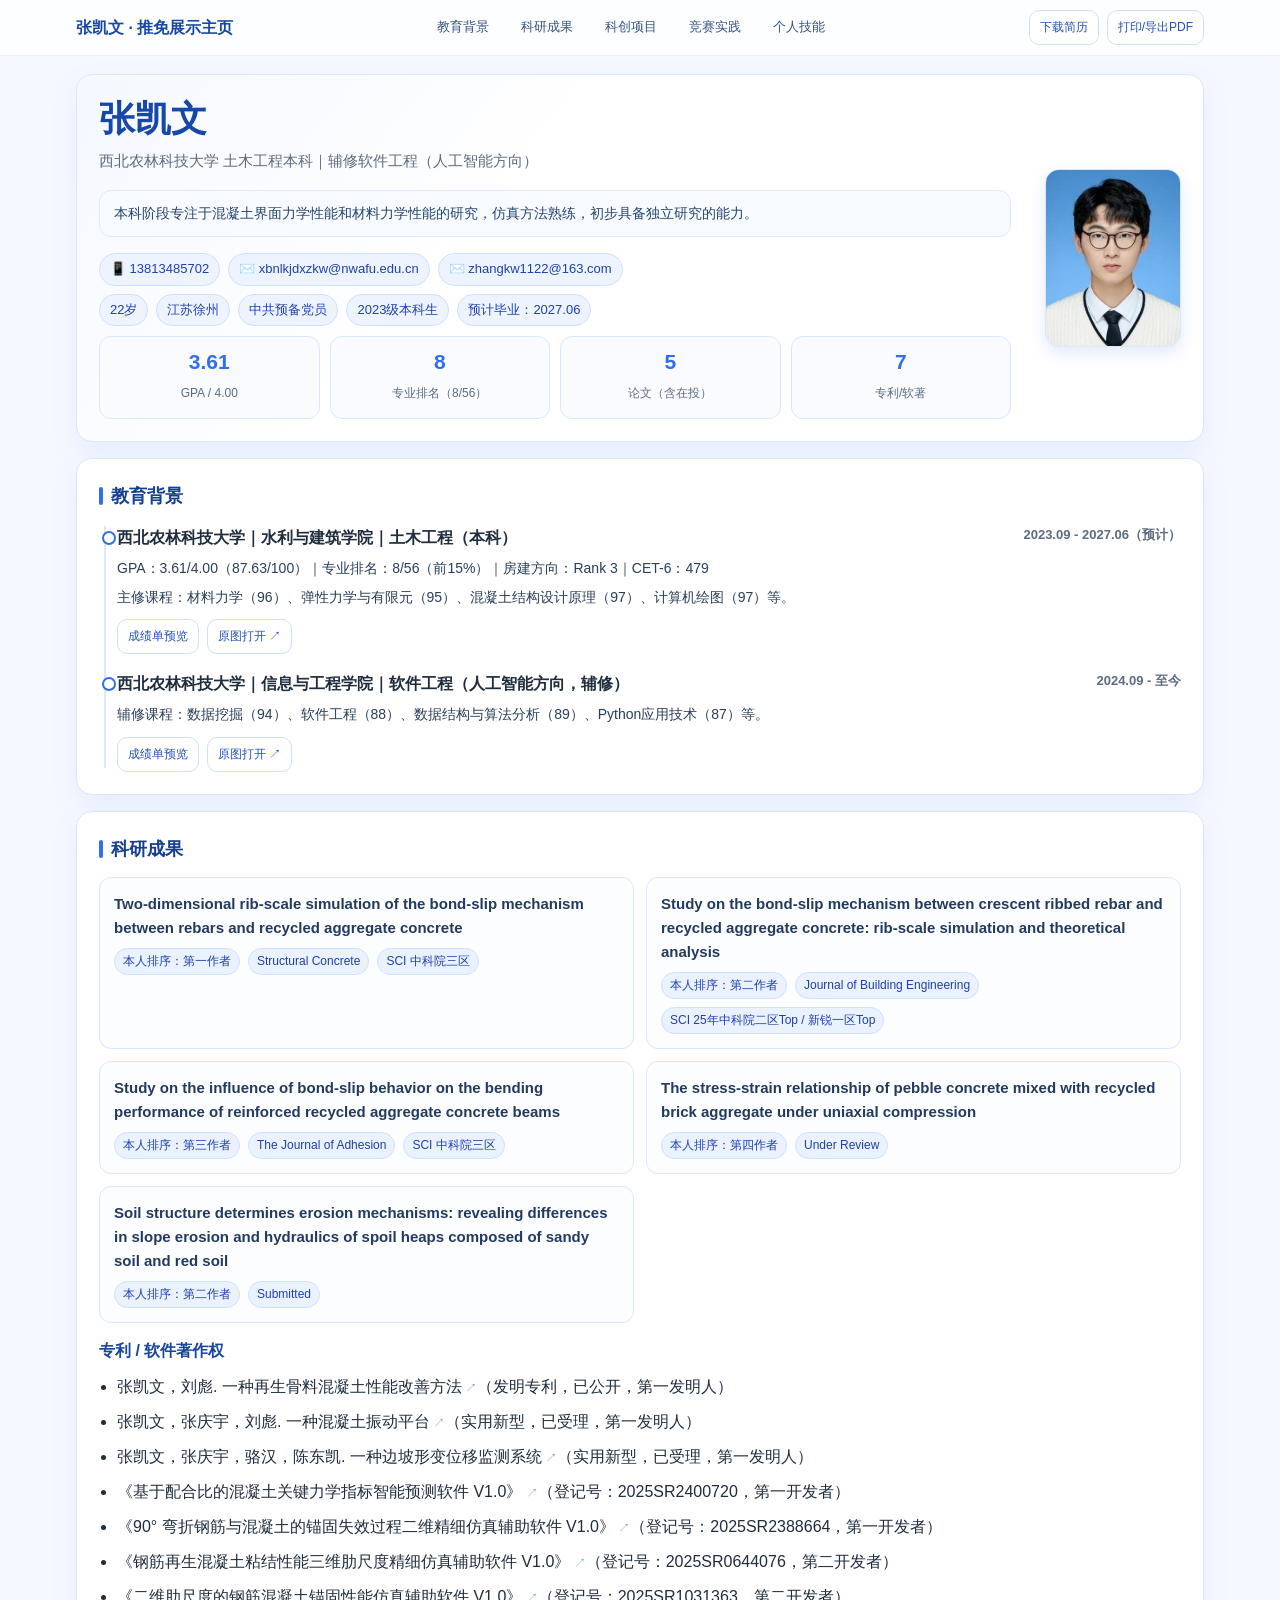
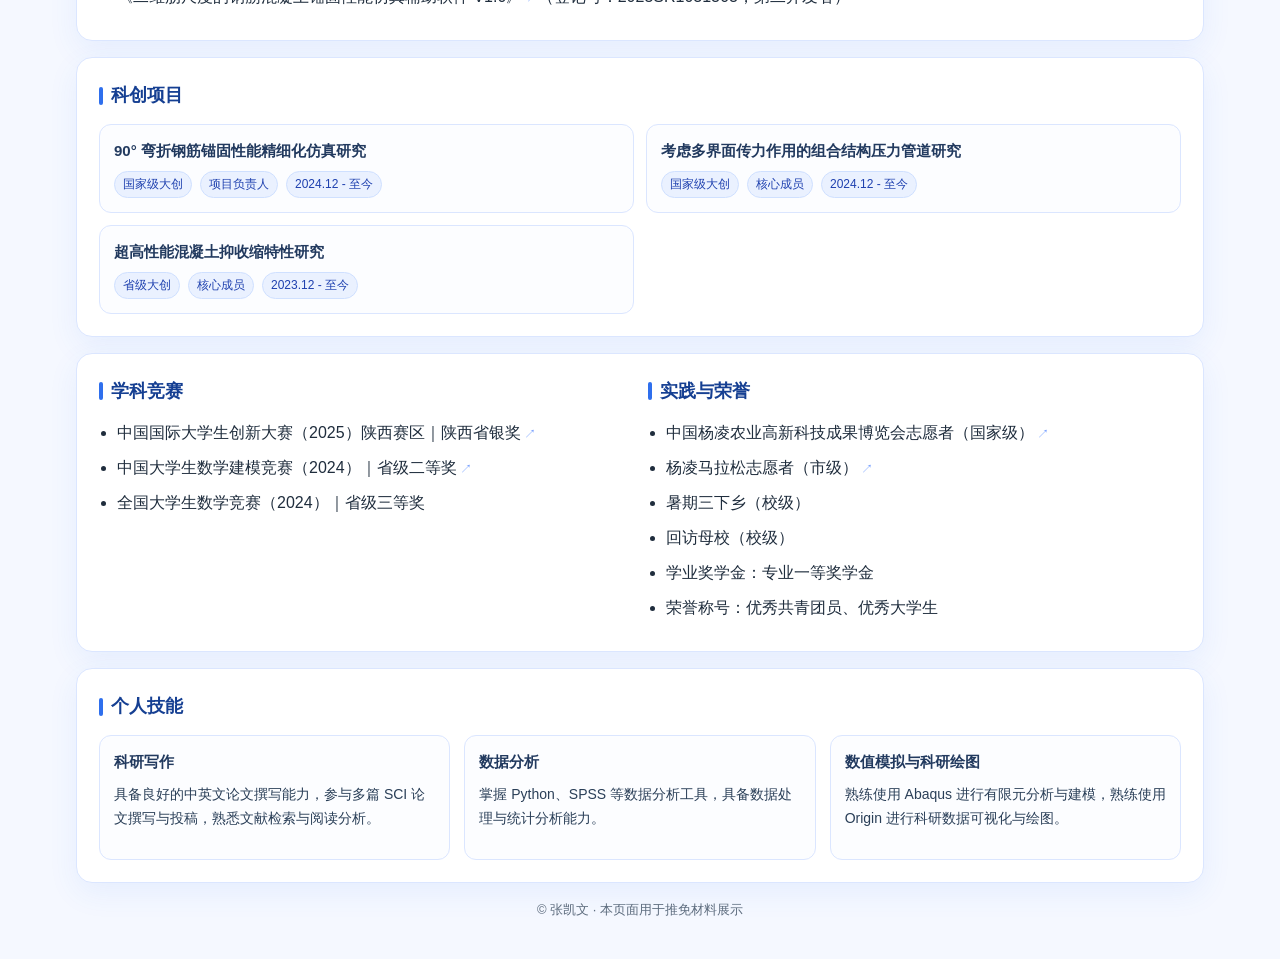
<file: index.html>
<!DOCTYPE html>
<html lang="zh-CN">
<head>
  <meta charset="UTF-8" />
  <meta name="viewport" content="width=device-width, initial-scale=1.0" />
  <title>张凯文｜推免展示主页</title>
  <link rel="stylesheet" href="styles.css" />
</head>
<body>
  <div class="progress-wrap"><div class="progress-bar" id="progressBar"></div></div>

  <header class="nav">
    <div class="nav-inner">
      <div class="brand">张凯文 · 推免展示主页</div>
      <nav class="nav-links">
        <a href="#education">教育背景</a>
        <a href="#research">科研成果</a>
        <a href="#projects">科创项目</a>
        <a href="#competitions">竞赛实践</a>
        <a href="#skills">个人技能</a>
      </nav>
      <div class="nav-actions">
        <a class="btn-link" href="resume.pdf" target="_blank" rel="noopener">下载简历</a>
        <button class="btn" onclick="window.print()">打印/导出PDF</button>
      </div>
    </div>
  </header>

  <main class="container">
    <section class="card hero reveal">
      <div>
        <h1 class="name">张凯文</h1>
        <p class="subtitle">西北农林科技大学 土木工程本科｜辅修软件工程（人工智能方向）</p>
        <p class="positioning">本科阶段专注于混凝土界面力学性能和材料力学性能的研究，仿真方法熟练，初步具备独立研究的能力。</p>

        <div class="chips">
          <span class="chip">📱 13813485702</span>
          <span class="chip">✉️ xbnlkjdxzkw@nwafu.edu.cn</span>
          <span class="chip">✉️ zhangkw1122@163.com</span>
        </div>
        <div class="chips">
          <span class="chip">22岁</span>
          <span class="chip">江苏徐州</span>
          <span class="chip">中共预备党员</span>
          <span class="chip">2023级本科生</span>
          <span class="chip">预计毕业：2027.06</span>
        </div>

        <div class="stats">
          <div class="stat"><b data-count="3.61">0</b><span>GPA / 4.00</span></div>
          <div class="stat"><b data-count="8">0</b><span>专业排名（8/56）</span></div>
          <div class="stat"><b data-count="5">0</b><span>论文（含在投）</span></div>
          <div class="stat"><b data-count="7">0</b><span>专利/软著</span></div>
        </div>
      </div>
      <img class="photo" src="photo.jpg" alt="张凯文证件照" />
    </section>

    <section class="card reveal" id="education">
      <h2>教育背景</h2>
      <div class="timeline">
        <div class="t-item">
          <div class="head">
            <div>西北农林科技大学｜水利与建筑学院｜土木工程（本科）</div>
            <div class="meta">2023.09 - 2027.06（预计）</div>
          </div>
          <div class="desc">GPA：3.61/4.00（87.63/100）｜专业排名：8/56（前15%）｜房建方向：Rank 3｜CET-6：479</div>
          <div class="desc">主修课程：材料力学（96）、弹性力学与有限元（95）、混凝土结构设计原理（97）、计算机绘图（97）等。</div>
          <div class="edu-actions">
            <button class="ghost-btn" data-preview="materials/education/transcript_civil.jpg">成绩单预览</button>
            <a class="ghost-link" target="_blank" href="materials/education/transcript_civil.jpg" rel="noopener">原图打开 ↗</a>
          </div>
        </div>

        <div class="t-item">
          <div class="head">
            <div>西北农林科技大学｜信息与工程学院｜软件工程（人工智能方向，辅修）</div>
            <div class="meta">2024.09 - 至今</div>
          </div>
          <div class="desc">辅修课程：数据挖掘（94）、软件工程（88）、数据结构与算法分析（89）、Python应用技术（87）等。</div>
          <div class="edu-actions">
            <button class="ghost-btn" data-preview="materials/education/transcript_minor.jpg">成绩单预览</button>
            <a class="ghost-link" target="_blank" href="materials/education/transcript_minor.jpg" rel="noopener">原图打开 ↗</a>
          </div>
        </div>
      </div>
    </section>

    <section class="card reveal" id="research">
      <h2>科研成果</h2>
      <p class="section-lead"></p>

      <div class="paper-grid">
        <a class="paper-card" href="papers/p1.html">
          <p class="title">Two-dimensional rib-scale simulation of the bond-slip mechanism between rebars and recycled aggregate concrete</p>
          <div class="badges">
            <span class="badge">本人排序：第一作者</span>
            <span class="badge">Structural Concrete</span>
            <span class="badge">SCI 中科院三区</span>
          </div>
        </a>

        <a class="paper-card" href="papers/p2.html">
          <p class="title">Study on the bond-slip mechanism between crescent ribbed rebar and recycled aggregate concrete: rib-scale simulation and theoretical analysis</p>
          <div class="badges">
            <span class="badge">本人排序：第二作者</span>
            <span class="badge">Journal of Building Engineering</span>
            <span class="badge">SCI 25年中科院二区Top / 新锐一区Top</span>
          </div>
        </a>

        <a class="paper-card" href="papers/p3.html">
          <p class="title">Study on the influence of bond-slip behavior on the bending performance of reinforced recycled aggregate concrete beams</p>
          <div class="badges">
            <span class="badge">本人排序：第三作者</span>
            <span class="badge">The Journal of Adhesion</span>
            <span class="badge">SCI 中科院三区</span>
          </div>
        </a>

        <a class="paper-card" href="papers/p4.html">
          <p class="title">The stress-strain relationship of pebble concrete mixed with recycled brick aggregate under uniaxial compression</p>
          <div class="badges">
            <span class="badge">本人排序：第四作者</span>
            <span class="badge">Under Review</span>
          </div>
        </a>

        <a class="paper-card" href="papers/p5.html">
          <p class="title">Soil structure determines erosion mechanisms: revealing differences in slope erosion and hydraulics of spoil heaps composed of sandy soil and red soil</p>
          <div class="badges">
            <span class="badge">本人排序：第二作者</span>
            <span class="badge">Submitted</span>
          </div>
        </a>
      </div>

      <div class="content-block">
        <h3>专利 / 软件著作权</h3>
        <ul class="list-clean">
          <li>张凯文，刘彪. <a class="entry-link ext" target="_blank" rel="noopener" href="materials/patents/patent_recycled_method.pdf">一种再生骨料混凝土性能改善方法</a>（发明专利，已公开，第一发明人）</li>
          <li>张凯文，张庆宇，刘彪. <a class="entry-link ext" target="_blank" rel="noopener" href="materials/patents/patent_vibration_platform.pdf">一种混凝土振动平台</a>（实用新型，已受理，第一发明人）</li>
          <li>张凯文，张庆宇，骆汉，陈东凯. <a class="entry-link ext" target="_blank" rel="noopener" href="materials/patents/patent_slope_monitoring.pdf">一种边坡形变位移监测系统</a>（实用新型，已受理，第一发明人）</li>
          <li><a class="entry-link ext" target="_blank" rel="noopener" href="materials/softwares/soft_01_mix_design_predictor.pdf">《基于配合比的混凝土关键力学指标智能预测软件 V1.0》</a>（登记号：2025SR2400720，第一开发者）</li>
          <li><a class="entry-link ext" target="_blank" rel="noopener" href="materials/softwares/soft_02_90deg_anchor_2d.pdf">《90° 弯折钢筋与混凝土的锚固失效过程二维精细仿真辅助软件 V1.0》</a>（登记号：2025SR2388664，第一开发者）</li>
          <li><a class="entry-link ext" target="_blank" rel="noopener" href="materials/softwares/soft_03_bond_3d_ribscale.pdf">《钢筋再生混凝土粘结性能三维肋尺度精细仿真辅助软件 V1.0》</a>（登记号：2025SR0644076，第二开发者）</li>
          <li><a class="entry-link ext" target="_blank" rel="noopener" href="materials/softwares/soft_04_anchor_2d_ribscale.pdf">《二维肋尺度的钢筋混凝土锚固性能仿真辅助软件 V1.0》</a>（登记号：2025SR1031363，第二开发者）</li>
        </ul>
      </div>
    </section>

    <section class="card reveal" id="projects">
      <h2>科创项目</h2>
      <p class="section-lead"></p>
      <div class="project-grid">
        <a class="project-card" href="projects/r1.html">
          <p class="title">90° 弯折钢筋锚固性能精细化仿真研究</p>
          <div class="badges">
            <span class="badge">国家级大创</span>
            <span class="badge">项目负责人</span>
            <span class="badge">2024.12 - 至今</span>
          </div>
        </a>

        <a class="project-card" href="projects/r2.html">
          <p class="title">考虑多界面传力作用的组合结构压力管道研究</p>
          <div class="badges">
            <span class="badge">国家级大创</span>
            <span class="badge">核心成员</span>
            <span class="badge">2024.12 - 至今</span>
          </div>
        </a>

        <a class="project-card" href="projects/r3.html">
          <p class="title">超高性能混凝土抑收缩特性研究</p>
          <div class="badges">
            <span class="badge">省级大创</span>
            <span class="badge">核心成员</span>
            <span class="badge">2023.12 - 至今</span>
          </div>
        </a>
      </div>
    </section>

    <section class="card grid-2 reveal" id="competitions">
      <div>
        <h2>学科竞赛</h2>
        <ul class="list-clean">
          <li><a class="entry-link ext" target="_blank" rel="noopener" href="materials/contests/innovation_competition.pdf">中国国际大学生创新大赛（2025）陕西赛区｜陕西省银奖</a></li>
          <li><a class="entry-link ext" target="_blank" rel="noopener" href="materials/contests/math_modeling.jpg">中国大学生数学建模竞赛（2024）｜省级二等奖</a></li>
          <li>全国大学生数学竞赛（2024）｜省级三等奖</li>
        </ul>
      </div>
      <div>
        <h2>实践与荣誉</h2>
        <ul class="list-clean">
          <li><a class="entry-link ext" target="_blank" rel="noopener" href="materials/practice/agri_expo.jpg">中国杨凌农业高新科技成果博览会志愿者（国家级）</a></li>
          <li><a class="entry-link ext" target="_blank" rel="noopener" href="materials/practice/yangling_marathon.jpg">杨凌马拉松志愿者（市级）</a></li>
          <li>暑期三下乡（校级）</li>
          <li>回访母校（校级）</li>
          <li>学业奖学金：专业一等奖学金</li>
          <li>荣誉称号：优秀共青团员、优秀大学生</li>
        </ul>
      </div>
    </section>

    <section class="card reveal" id="skills">
      <h2>个人技能</h2>
      <div class="grid-3">
        <article class="mini-card">
          <p class="title">科研写作</p>
          <p class="desc">具备良好的中英文论文撰写能力，参与多篇 SCI 论文撰写与投稿，熟悉文献检索与阅读分析。</p>
        </article>
        <article class="mini-card">
          <p class="title">数据分析</p>
          <p class="desc">掌握 Python、SPSS 等数据分析工具，具备数据处理与统计分析能力。</p>
        </article>
        <article class="mini-card">
          <p class="title">数值模拟与科研绘图</p>
          <p class="desc">熟练使用 Abaqus 进行有限元分析与建模，熟练使用 Origin 进行科研数据可视化与绘图。</p>
        </article>
      </div>
    </section>

    <div class="footer">© 张凯文 · 本页面用于推免材料展示</div>
  </main>

  <div class="img-modal" id="imgModal">
    <button class="close" id="closeModal">×</button>
    <img id="modalImg" alt="材料预览" />
  </div>

  <button class="back-top" id="backTop" title="返回顶部">↑</button>
  <script src="script.js"></script>
</body>
</html>
</file>
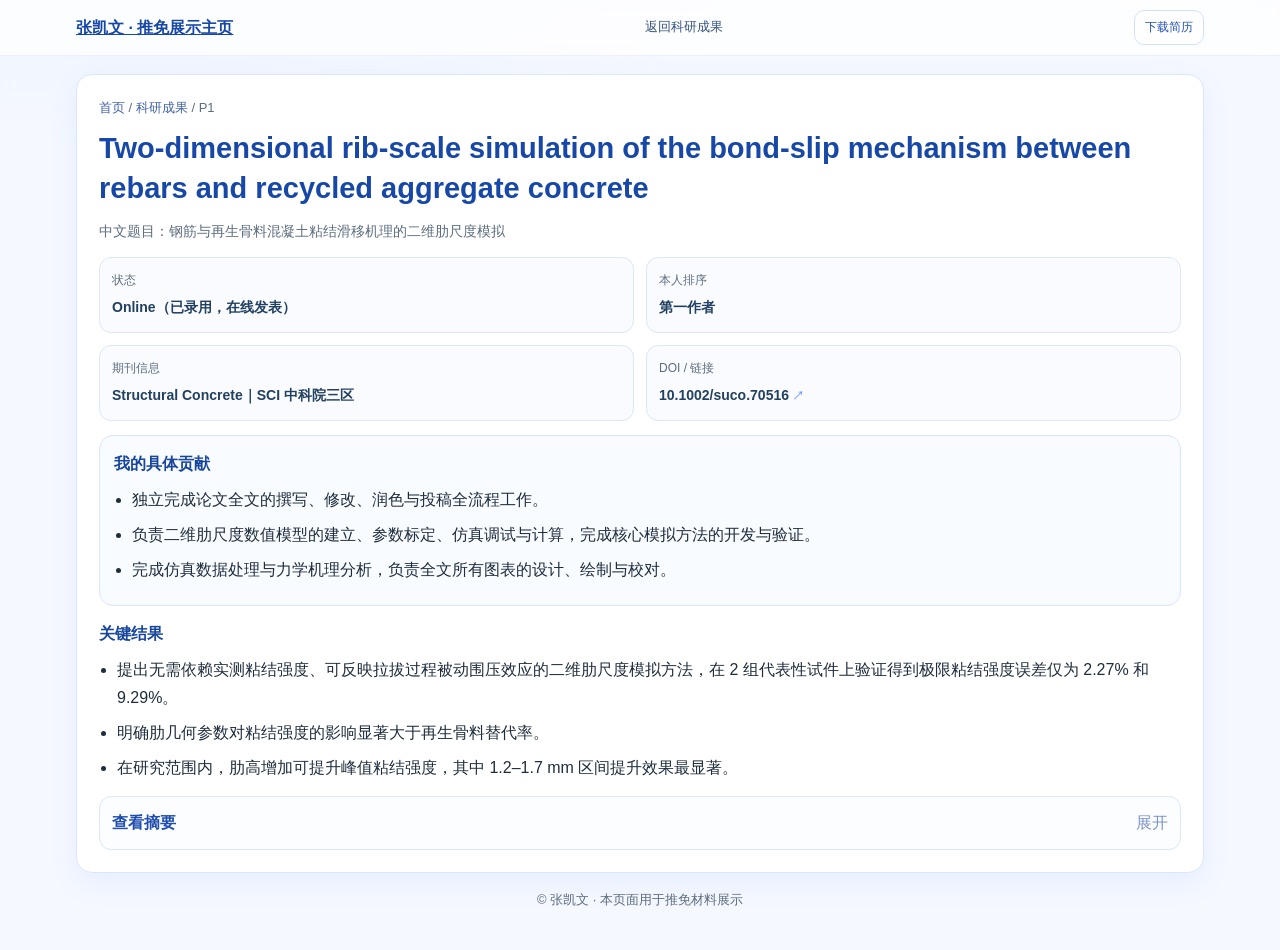
<file: papers/p1.html>
<!DOCTYPE html>
<html lang="zh-CN">
<head>
  <meta charset="UTF-8" />
  <meta name="viewport" content="width=device-width, initial-scale=1.0" />
  <title>P1｜张凯文｜推免展示主页</title>
  <link rel="stylesheet" href="../styles.css" />
</head>
<body>
  <div class="progress-wrap"><div class="progress-bar" id="progressBar"></div></div>
  <header class="nav">
    <div class="nav-inner">
      <a class="brand" href="../index.html">张凯文 · 推免展示主页</a>
      <nav class="nav-links">
        <a href="../index.html#research">返回科研成果</a>
      </nav>
      <div class="nav-actions">
        <a class="btn-link" href="../resume.pdf" target="_blank" rel="noopener">下载简历</a>
      </div>
    </div>
  </header>

  <main class="container">
    <section class="card reveal">
      <div class="breadcrumbs"><a href="../index.html">首页</a> / <a href="../index.html#research">科研成果</a> / P1</div>
      <div class="page-hero">
        <div>
          <h1 class="page-title">Two-dimensional rib-scale simulation of the bond-slip mechanism between rebars and recycled aggregate concrete</h1>
          <p class="page-subtitle">中文题目：钢筋与再生骨料混凝土粘结滑移机理的二维肋尺度模拟</p>
        </div>
      </div>

      <div class="kv-grid">
        <div class="kv-item"><div class="label">状态</div><div class="value">Online（已录用，在线发表）</div></div>
        <div class="kv-item"><div class="label">本人排序</div><div class="value">第一作者</div></div>
        <div class="kv-item"><div class="label">期刊信息</div><div class="value">Structural Concrete｜SCI 中科院三区</div></div>
        <div class="kv-item"><div class="label">DOI / 链接</div><div class="value"><a class="entry-link ext" target="_blank" rel="noopener" href="https://onlinelibrary.wiley.com/doi/full/10.1002/suco.70516">10.1002/suco.70516</a></div></div>
      </div>

      <div class="content-block summary-box">
        <h3>我的具体贡献</h3>
        <ul>
          <li>独立完成论文全文的撰写、修改、润色与投稿全流程工作。</li>
          <li>负责二维肋尺度数值模型的建立、参数标定、仿真调试与计算，完成核心模拟方法的开发与验证。</li>
          <li>完成仿真数据处理与力学机理分析，负责全文所有图表的设计、绘制与校对。</li>
        </ul>
      </div>

      <div class="content-block">
        <h3>关键结果</h3>
        <ul>
          <li>提出无需依赖实测粘结强度、可反映拉拔过程被动围压效应的二维肋尺度模拟方法，在 2 组代表性试件上验证得到极限粘结强度误差仅为 2.27% 和 9.29%。</li>
          <li>明确肋几何参数对粘结强度的影响显著大于再生骨料替代率。</li>
          <li>在研究范围内，肋高增加可提升峰值粘结强度，其中 1.2–1.7 mm 区间提升效果最显著。</li>
        </ul>
      </div>

      <details class="expand-card">
        <summary>查看摘要</summary>
        <div class="content-block">
          <p>Abstract</p>
          <p>The bond-slip behavior between rebars and recycled aggregate concrete is of crucial importance. This study proposed a two-dimensional rib-scale simulation method that did not rely on measured bond strength and could reflect the passive confinement effect during the pull-out process. The method was validated on two representative specimens, yielding ultimate bond-strength errors of 2.27% and 9.29%.</p>
          <p>In addition, a rapid parametric software tool was developed, and the evolution of interface damage was studied through parametric analysis. The results show that: (1) compressive damage initiates ahead of the rib at the loading end, forming a wedge-shaped crushing zone at an angle of 45°–75°, while tensile damage arises from vertical cracks above the rib. The passive confinement force attenuates in a wave-like pattern along the rebar. (2) Increasing rib spacing reduces bond strength and alters the continuity of damage patterns; the rib side angle exhibits little sensitivity within 45°–75°, whereas at 85° bond strength deteriorates sharply, with localized damage extending from the rib tip to the rib root; increasing rib height raises the peak bond strength, but accelerates post-peak degradation; increasing the recycled aggregate replacement ratio leads to only a slight decrease in peak strength. (3) Within the explored ranges, rib geometry has a more significant influence on bond strength than the replacement ratio.</p>
          <p class="note"></p>
        </div>
      </details>
    </section>

    <div class="footer">© 张凯文 · 本页面用于推免材料展示</div>
  </main>
  <button class="back-top" id="backTop" title="返回顶部">↑</button>
  <script src="../script.js"></script>
</body>
</html>
</file>
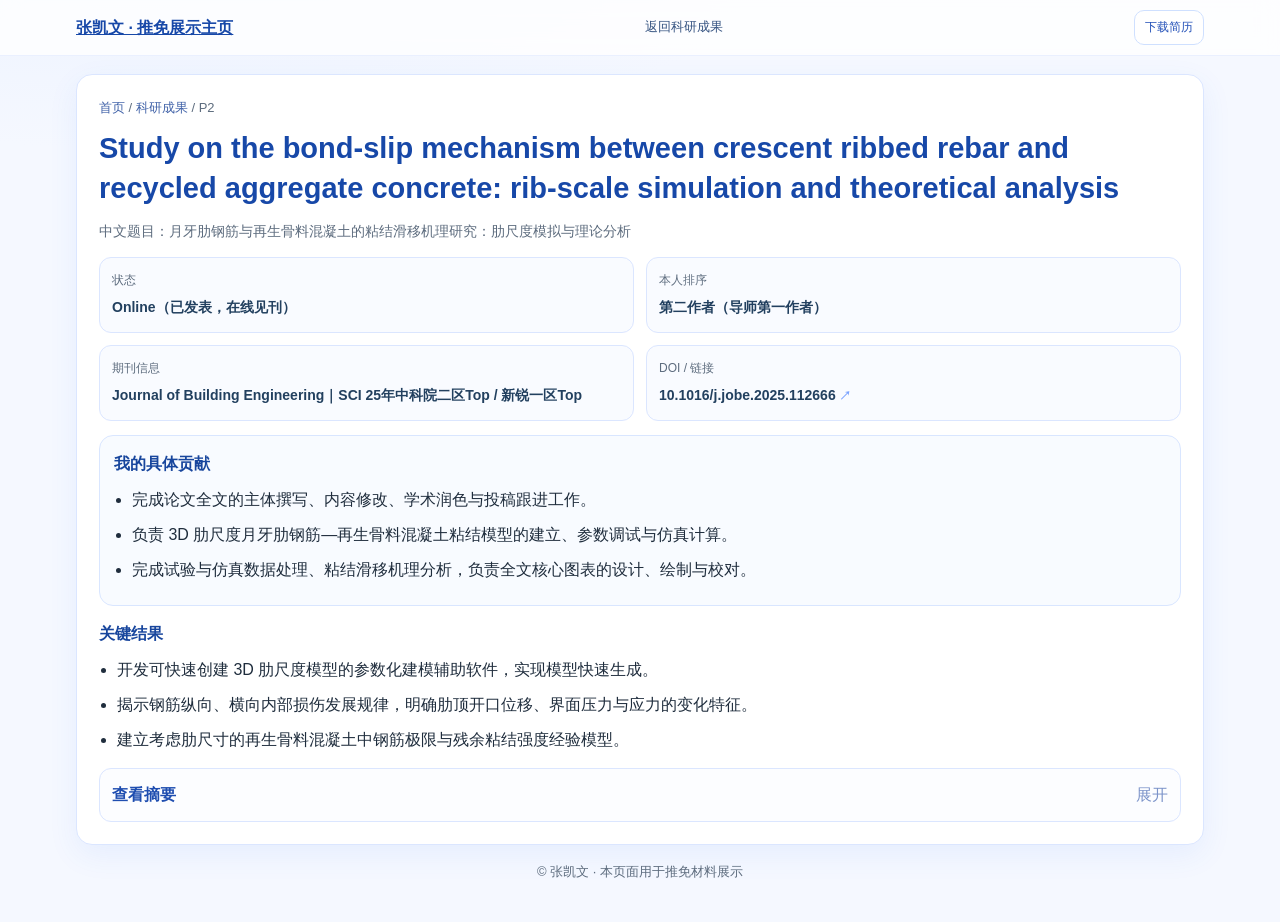
<file: papers/p2.html>
<!DOCTYPE html>
<html lang="zh-CN">
<head>
  <meta charset="UTF-8" />
  <meta name="viewport" content="width=device-width, initial-scale=1.0" />
  <title>P2｜张凯文｜推免展示主页</title>
  <link rel="stylesheet" href="../styles.css" />
</head>
<body>
  <div class="progress-wrap"><div class="progress-bar" id="progressBar"></div></div>
  <header class="nav">
    <div class="nav-inner">
      <a class="brand" href="../index.html">张凯文 · 推免展示主页</a>
      <nav class="nav-links">
        <a href="../index.html#research">返回科研成果</a>
      </nav>
      <div class="nav-actions">
        <a class="btn-link" href="../resume.pdf" target="_blank" rel="noopener">下载简历</a>
      </div>
    </div>
  </header>

  <main class="container">
    <section class="card reveal">
      <div class="breadcrumbs"><a href="../index.html">首页</a> / <a href="../index.html#research">科研成果</a> / P2</div>
      <h1 class="page-title">Study on the bond-slip mechanism between crescent ribbed rebar and recycled aggregate concrete: rib-scale simulation and theoretical analysis</h1>
      <p class="page-subtitle">中文题目：月牙肋钢筋与再生骨料混凝土的粘结滑移机理研究：肋尺度模拟与理论分析</p>

      <div class="kv-grid">
        <div class="kv-item"><div class="label">状态</div><div class="value">Online（已发表，在线见刊）</div></div>
        <div class="kv-item"><div class="label">本人排序</div><div class="value">第二作者（导师第一作者）</div></div>
        <div class="kv-item"><div class="label">期刊信息</div><div class="value">Journal of Building Engineering｜SCI 25年中科院二区Top / 新锐一区Top</div></div>
        <div class="kv-item"><div class="label">DOI / 链接</div><div class="value"><a class="entry-link ext" target="_blank" rel="noopener" href="https://doi.org/10.1016/j.jobe.2025.112666">10.1016/j.jobe.2025.112666</a></div></div>
      </div>

      <div class="content-block summary-box">
        <h3>我的具体贡献</h3>
        <ul>
          <li>完成论文全文的主体撰写、内容修改、学术润色与投稿跟进工作。</li>
          <li>负责 3D 肋尺度月牙肋钢筋—再生骨料混凝土粘结模型的建立、参数调试与仿真计算。</li>
          <li>完成试验与仿真数据处理、粘结滑移机理分析，负责全文核心图表的设计、绘制与校对。</li>
        </ul>
      </div>

      <div class="content-block">
        <h3>关键结果</h3>
        <ul>
          <li>开发可快速创建 3D 肋尺度模型的参数化建模辅助软件，实现模型快速生成。</li>
          <li>揭示钢筋纵向、横向内部损伤发展规律，明确肋顶开口位移、界面压力与应力的变化特征。</li>
          <li>建立考虑肋尺寸的再生骨料混凝土中钢筋极限与残余粘结强度经验模型。</li>
        </ul>
      </div>

      <details class="expand-card">
        <summary>查看摘要</summary>
        <div class="content-block">
          <p>Abstract</p>
          <p>This paper focuses on the bond-slip mechanism between crescent ribbed rebar and recycled aggregate concrete (RAC) at rib scale. Firstly, the auxiliary software for parametric modeling has been developed, which can instantly create 3D rib-scale simulation models. Secondly, the development law of internal damage along longitudinal and transverse directions was revealed, and the opening displacement, interface pressure, and stress at the rib were analyzed in detail.</p>
          <p>Then, parametric study and mechanism analysis were conducted. The bond strength decreases as the anchorage length, rib spacing, and replacement rate increase, but increases as the rib height and relative thickness of protective layer increase. The influence of the angle between the rib and the axis follows a quadratic function relationship. The inclination angle of the rib side has an impact after the peak. Finally, the empirical model for the ultimate and residual bond strength of rebar in RAC, considering rib dimensions, was proposed.</p>
        </div>
      </details>
    </section>

    <div class="footer">© 张凯文 · 本页面用于推免材料展示</div>
  </main>
  <button class="back-top" id="backTop" title="返回顶部">↑</button>
  <script src="../script.js"></script>
</body>
</html>
</file>
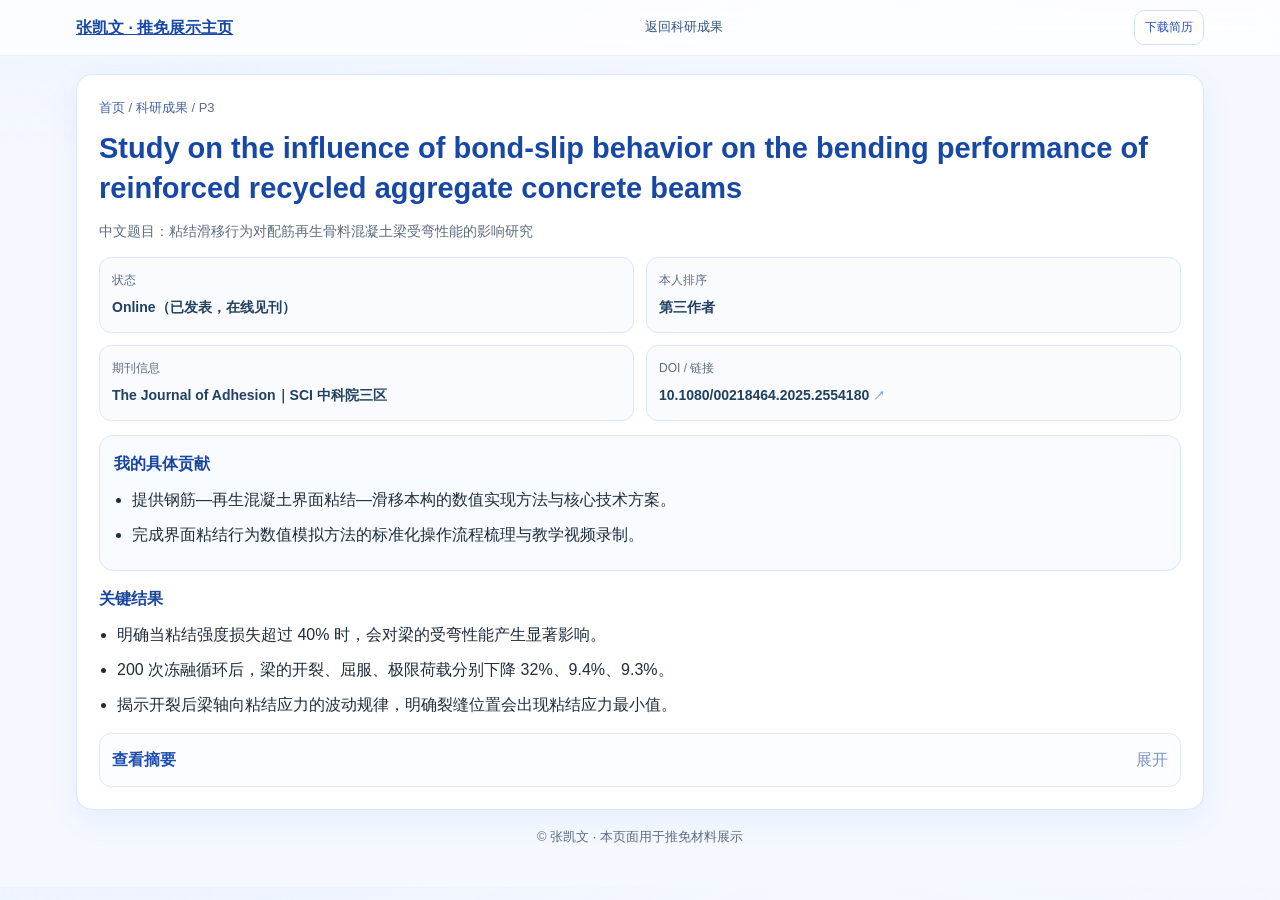
<file: papers/p3.html>
<!DOCTYPE html>
<html lang="zh-CN">
<head>
  <meta charset="UTF-8" />
  <meta name="viewport" content="width=device-width, initial-scale=1.0" />
  <title>P3｜张凯文｜推免展示主页</title>
  <link rel="stylesheet" href="../styles.css" />
</head>
<body>
  <div class="progress-wrap"><div class="progress-bar" id="progressBar"></div></div>
  <header class="nav">
    <div class="nav-inner">
      <a class="brand" href="../index.html">张凯文 · 推免展示主页</a>
      <nav class="nav-links">
        <a href="../index.html#research">返回科研成果</a>
      </nav>
      <div class="nav-actions">
        <a class="btn-link" href="../resume.pdf" target="_blank" rel="noopener">下载简历</a>
      </div>
    </div>
  </header>

  <main class="container">
    <section class="card reveal">
      <div class="breadcrumbs"><a href="../index.html">首页</a> / <a href="../index.html#research">科研成果</a> / P3</div>
      <h1 class="page-title">Study on the influence of bond-slip behavior on the bending performance of reinforced recycled aggregate concrete beams</h1>
      <p class="page-subtitle">中文题目：粘结滑移行为对配筋再生骨料混凝土梁受弯性能的影响研究</p>

      <div class="kv-grid">
        <div class="kv-item"><div class="label">状态</div><div class="value">Online（已发表，在线见刊）</div></div>
        <div class="kv-item"><div class="label">本人排序</div><div class="value">第三作者</div></div>
        <div class="kv-item"><div class="label">期刊信息</div><div class="value">The Journal of Adhesion｜SCI 中科院三区</div></div>
        <div class="kv-item"><div class="label">DOI / 链接</div><div class="value"><a class="entry-link ext" target="_blank" rel="noopener" href="https://doi.org/10.1080/00218464.2025.2554180">10.1080/00218464.2025.2554180</a></div></div>
      </div>

      <div class="content-block summary-box">
        <h3>我的具体贡献</h3>
        <ul>
          <li>提供钢筋—再生混凝土界面粘结—滑移本构的数值实现方法与核心技术方案。</li>
          <li>完成界面粘结行为数值模拟方法的标准化操作流程梳理与教学视频录制。</li>
        </ul>
      </div>

      <div class="content-block">
        <h3>关键结果</h3>
        <ul>
          <li>明确当粘结强度损失超过 40% 时，会对梁的受弯性能产生显著影响。</li>
          <li>200 次冻融循环后，梁的开裂、屈服、极限荷载分别下降 32%、9.4%、9.3%。</li>
          <li>揭示开裂后梁轴向粘结应力的波动规律，明确裂缝位置会出现粘结应力最小值。</li>
        </ul>
      </div>

      <details class="expand-card">
        <summary>查看摘要</summary>
        <div class="content-block">
          <p>Abstract</p>
          <p>Bond is essential for the collaboration between rebar and recycled aggregate concrete (RAC). Numerous bond theories have been proposed; however, the implications on the flexural performance of beams have not been definitively elucidated. Firstly, the bond theories were summarized, and the differences were compared. Secondly, the 3D finite element model of reinforced recycled aggregate concrete (RRAC) beams, considering bond, was established. The influences of different bond theories on beam were analyzed.</p>
          <p>Subsequently, the bending performance of RRAC beams considering bond damage after freeze-thaw cycles was studied. Finally, the stress along the axis direction at different load stages were studied. The results indicate that the bond theories differ significantly, but their impact on beam flexural behavior is relatively small; once bond strength loss exceeds 40%, the beam is significantly affected; after 200 freeze-thaw cycles, the cracking, yield, and ultimate load decrease by 32%, 9.4%, and 9.3%, respectively.</p>
        </div>
      </details>
    </section>

    <div class="footer">© 张凯文 · 本页面用于推免材料展示</div>
  </main>
  <button class="back-top" id="backTop" title="返回顶部">↑</button>
  <script src="../script.js"></script>
</body>
</html>
</file>
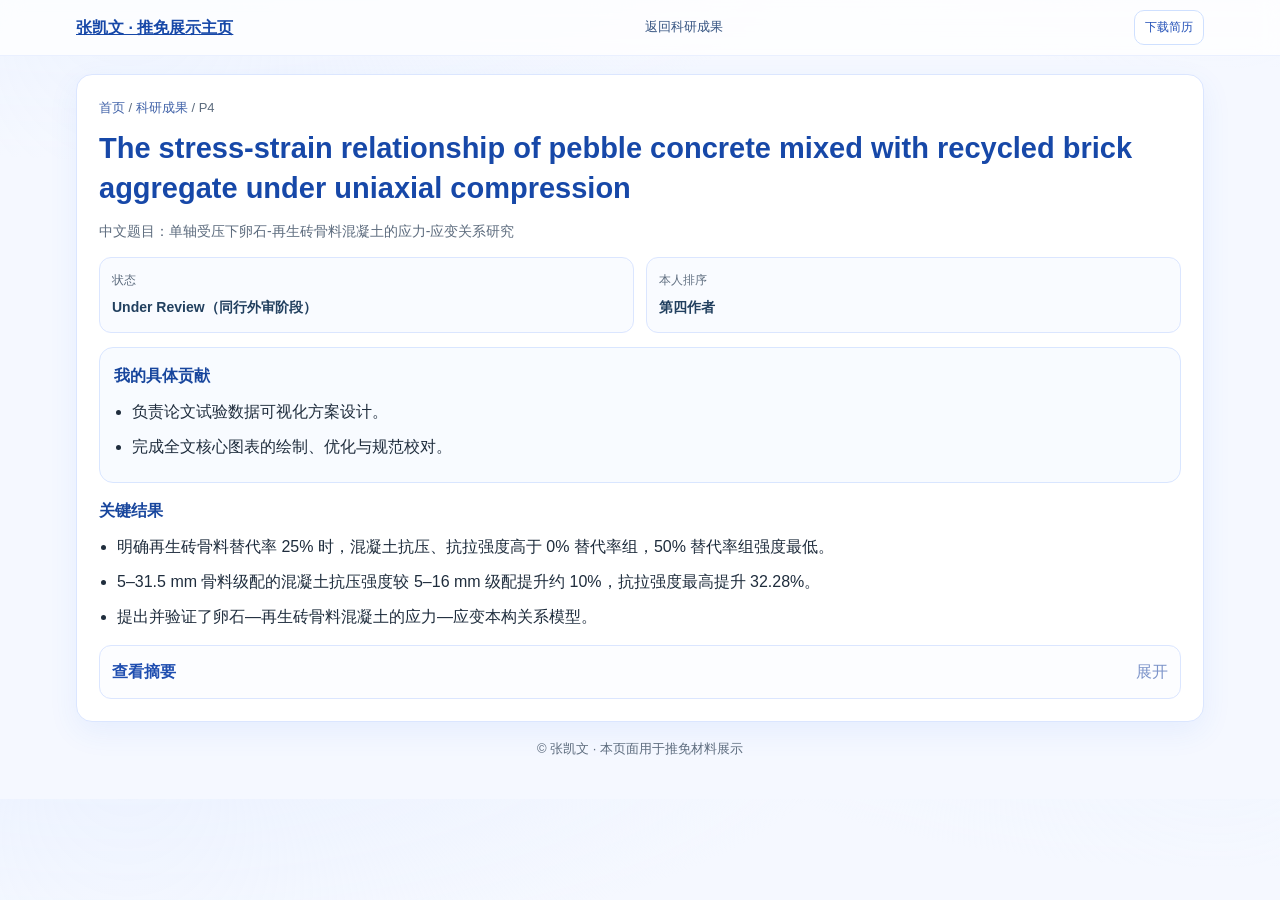
<file: papers/p4.html>
<!DOCTYPE html>
<html lang="zh-CN">
<head>
  <meta charset="UTF-8" />
  <meta name="viewport" content="width=device-width, initial-scale=1.0" />
  <title>P4｜张凯文｜推免展示主页</title>
  <link rel="stylesheet" href="../styles.css" />
</head>
<body>
  <div class="progress-wrap"><div class="progress-bar" id="progressBar"></div></div>
  <header class="nav">
    <div class="nav-inner">
      <a class="brand" href="../index.html">张凯文 · 推免展示主页</a>
      <nav class="nav-links">
        <a href="../index.html#research">返回科研成果</a>
      </nav>
      <div class="nav-actions">
        <a class="btn-link" href="../resume.pdf" target="_blank" rel="noopener">下载简历</a>
      </div>
    </div>
  </header>

  <main class="container">
    <section class="card reveal">
      <div class="breadcrumbs"><a href="../index.html">首页</a> / <a href="../index.html#research">科研成果</a> / P4</div>
      <h1 class="page-title">The stress-strain relationship of pebble concrete mixed with recycled brick aggregate under uniaxial compression</h1>
      <p class="page-subtitle">中文题目：单轴受压下卵石-再生砖骨料混凝土的应力-应变关系研究</p>

      <div class="kv-grid">
        <div class="kv-item"><div class="label">状态</div><div class="value">Under Review（同行外审阶段）</div></div>
        <div class="kv-item"><div class="label">本人排序</div><div class="value">第四作者</div></div>
      </div>

      <div class="content-block summary-box">
        <h3>我的具体贡献</h3>
        <ul>
          <li>负责论文试验数据可视化方案设计。</li>
          <li>完成全文核心图表的绘制、优化与规范校对。</li>
        </ul>
      </div>

      <div class="content-block">
        <h3>关键结果</h3>
        <ul>
          <li>明确再生砖骨料替代率 25% 时，混凝土抗压、抗拉强度高于 0% 替代率组，50% 替代率组强度最低。</li>
          <li>5–31.5 mm 骨料级配的混凝土抗压强度较 5–16 mm 级配提升约 10%，抗拉强度最高提升 32.28%。</li>
          <li>提出并验证了卵石—再生砖骨料混凝土的应力—应变本构关系模型。</li>
        </ul>
      </div>

      <details class="expand-card">
        <summary>查看摘要</summary>
        <div class="content-block">
          <p>Abstract</p>
          <p>Demolition activities in the Yellow River Basin have produced substantial waste bricks, accompanied by abundant local pebble. The recycled brick coarse aggregate can be used together with pebbles as aggregate to produce pebble concrete mixed with recycled brick aggregate. However, the mechanical properties of this material under varying strength, aggregate gradations, and substitution rate remain insufficiently understood.</p>
          <p>The results indicate that failure mode, elastic modulus, peak stress and peak strain are closely related to substitution rate and aggregate gradation. The study further proposes and validates the stress-strain relationship model for this material system.</p>
        </div>
      </details>
    </section>

    <div class="footer">© 张凯文 · 本页面用于推免材料展示</div>
  </main>
  <button class="back-top" id="backTop" title="返回顶部">↑</button>
  <script src="../script.js"></script>
</body>
</html>
</file>
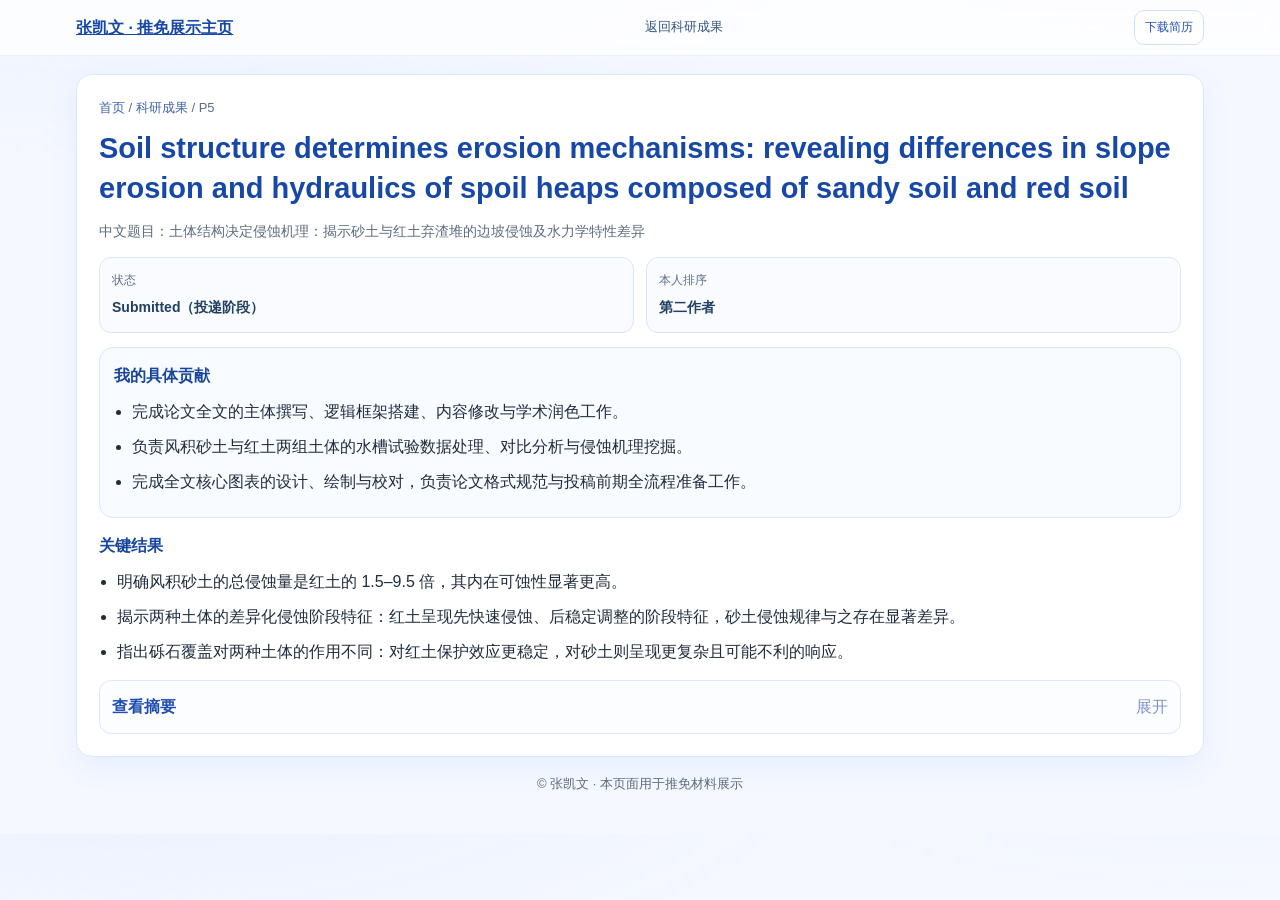
<file: papers/p5.html>
<!DOCTYPE html>
<html lang="zh-CN">
<head>
  <meta charset="UTF-8" />
  <meta name="viewport" content="width=device-width, initial-scale=1.0" />
  <title>P5｜张凯文｜推免展示主页</title>
  <link rel="stylesheet" href="../styles.css" />
</head>
<body>
  <div class="progress-wrap"><div class="progress-bar" id="progressBar"></div></div>
  <header class="nav">
    <div class="nav-inner">
      <a class="brand" href="../index.html">张凯文 · 推免展示主页</a>
      <nav class="nav-links">
        <a href="../index.html#research">返回科研成果</a>
      </nav>
      <div class="nav-actions">
        <a class="btn-link" href="../resume.pdf" target="_blank" rel="noopener">下载简历</a>
      </div>
    </div>
  </header>

  <main class="container">
    <section class="card reveal">
      <div class="breadcrumbs"><a href="../index.html">首页</a> / <a href="../index.html#research">科研成果</a> / P5</div>
      <h1 class="page-title">Soil structure determines erosion mechanisms: revealing differences in slope erosion and hydraulics of spoil heaps composed of sandy soil and red soil</h1>
      <p class="page-subtitle">中文题目：土体结构决定侵蚀机理：揭示砂土与红土弃渣堆的边坡侵蚀及水力学特性差异</p>

      <div class="kv-grid">
        <div class="kv-item"><div class="label">状态</div><div class="value">Submitted（投递阶段）</div></div>
        <div class="kv-item"><div class="label">本人排序</div><div class="value">第二作者</div></div>
      </div>

      <div class="content-block summary-box">
        <h3>我的具体贡献</h3>
        <ul>
          <li>完成论文全文的主体撰写、逻辑框架搭建、内容修改与学术润色工作。</li>
          <li>负责风积砂土与红土两组土体的水槽试验数据处理、对比分析与侵蚀机理挖掘。</li>
          <li>完成全文核心图表的设计、绘制与校对，负责论文格式规范与投稿前期全流程准备工作。</li>
        </ul>
      </div>

      <div class="content-block">
        <h3>关键结果</h3>
        <ul>
          <li>明确风积砂土的总侵蚀量是红土的 1.5–9.5 倍，其内在可蚀性显著更高。</li>
          <li>揭示两种土体的差异化侵蚀阶段特征：红土呈现先快速侵蚀、后稳定调整的阶段特征，砂土侵蚀规律与之存在显著差异。</li>
          <li>指出砾石覆盖对两种土体的作用不同：对红土保护效应更稳定，对砂土则呈现更复杂且可能不利的响应。</li>
        </ul>
      </div>

      <details class="expand-card">
        <summary>查看摘要</summary>
        <div class="content-block">
          <p>Abstract</p>
          <p>Spoil heaps are prone to severe erosion, yet the role of soil type in modulating their erosional response to hydro-climatic variables is not fully understood. This study comparatively investigated the erosion dynamics of Aeolian sandy soil and red soil via laboratory flume experiments under two rainfall intensities and five gravel coverages.</p>
          <p>Aeolian sandy soil exhibited significantly higher total erosion than red soil, highlighting its greater intrinsic erodibility. Increased rainfall intensity generally exacerbated erosion for both soils. Gravel content effects were complex: inducing unstable, sometimes detrimental, responses in Aeolian sandy soil, while offering more predictable protection for red soil, especially under high rainfall intensity.</p>
        </div>
      </details>
    </section>

    <div class="footer">© 张凯文 · 本页面用于推免材料展示</div>
  </main>
  <button class="back-top" id="backTop" title="返回顶部">↑</button>
  <script src="../script.js"></script>
</body>
</html>
</file>
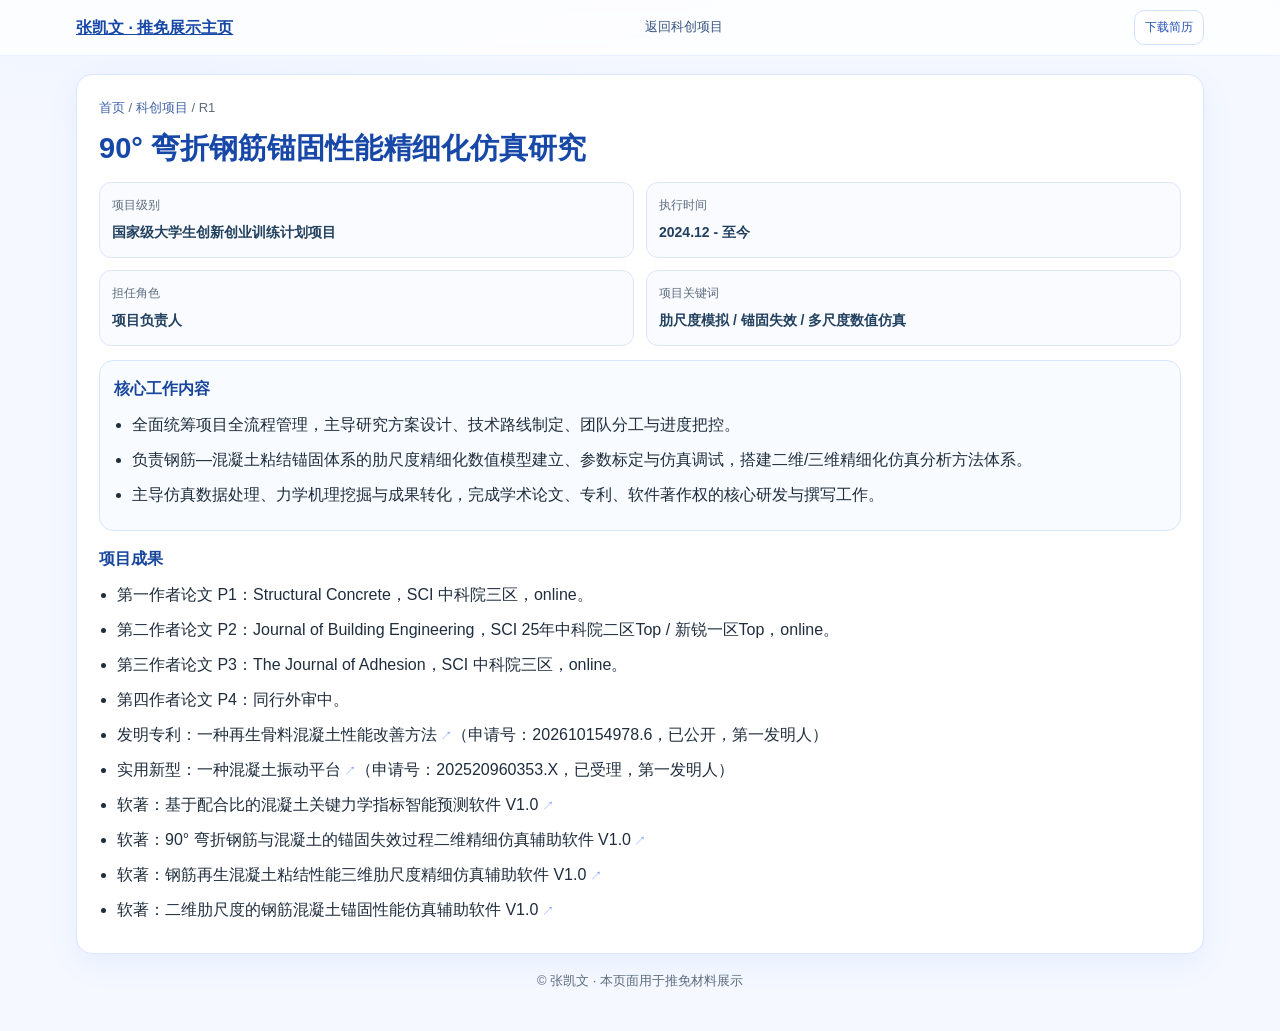
<file: projects/r1.html>
<!DOCTYPE html>
<html lang="zh-CN">
<head>
  <meta charset="UTF-8" />
  <meta name="viewport" content="width=device-width, initial-scale=1.0" />
  <title>R1｜张凯文｜推免展示主页</title>
  <link rel="stylesheet" href="../styles.css" />
</head>
<body>
  <div class="progress-wrap"><div class="progress-bar" id="progressBar"></div></div>
  <header class="nav">
    <div class="nav-inner">
      <a class="brand" href="../index.html">张凯文 · 推免展示主页</a>
      <nav class="nav-links">
        <a href="../index.html#projects">返回科创项目</a>
      </nav>
      <div class="nav-actions">
        <a class="btn-link" href="../resume.pdf" target="_blank" rel="noopener">下载简历</a>
      </div>
    </div>
  </header>

  <main class="container">
    <section class="card reveal">
      <div class="breadcrumbs"><a href="../index.html">首页</a> / <a href="../index.html#projects">科创项目</a> / R1</div>
      <h1 class="page-title">90° 弯折钢筋锚固性能精细化仿真研究</h1>
      <div class="kv-grid">
        <div class="kv-item"><div class="label">项目级别</div><div class="value">国家级大学生创新创业训练计划项目</div></div>
        <div class="kv-item"><div class="label">执行时间</div><div class="value">2024.12 - 至今</div></div>
        <div class="kv-item"><div class="label">担任角色</div><div class="value">项目负责人</div></div>
        <div class="kv-item"><div class="label">项目关键词</div><div class="value">肋尺度模拟 / 锚固失效 / 多尺度数值仿真</div></div>
      </div>

      <div class="content-block summary-box">
        <h3>核心工作内容</h3>
        <ul>
          <li>全面统筹项目全流程管理，主导研究方案设计、技术路线制定、团队分工与进度把控。</li>
          <li>负责钢筋—混凝土粘结锚固体系的肋尺度精细化数值模型建立、参数标定与仿真调试，搭建二维/三维精细化仿真分析方法体系。</li>
          <li>主导仿真数据处理、力学机理挖掘与成果转化，完成学术论文、专利、软件著作权的核心研发与撰写工作。</li>
        </ul>
      </div>

      <div class="content-block">
        <h3>项目成果</h3>
        <ul>
          <li><a class="entry-link" href="../papers/p1.html">第一作者论文 P1</a>：Structural Concrete，SCI 中科院三区，online。</li>
          <li><a class="entry-link" href="../papers/p2.html">第二作者论文 P2</a>：Journal of Building Engineering，SCI 25年中科院二区Top / 新锐一区Top，online。</li>
          <li><a class="entry-link" href="../papers/p3.html">第三作者论文 P3</a>：The Journal of Adhesion，SCI 中科院三区，online。</li>
          <li><a class="entry-link" href="../papers/p4.html">第四作者论文 P4</a>：同行外审中。</li>
          <li><a class="entry-link ext" target="_blank" rel="noopener" href="../materials/patents/patent_recycled_method.pdf">发明专利：一种再生骨料混凝土性能改善方法</a>（申请号：202610154978.6，已公开，第一发明人）</li>
          <li><a class="entry-link ext" target="_blank" rel="noopener" href="../materials/patents/patent_vibration_platform.pdf">实用新型：一种混凝土振动平台</a>（申请号：202520960353.X，已受理，第一发明人）</li>
          <li><a class="entry-link ext" target="_blank" rel="noopener" href="../materials/softwares/soft_01_mix_design_predictor.pdf">软著：基于配合比的混凝土关键力学指标智能预测软件 V1.0</a></li>
          <li><a class="entry-link ext" target="_blank" rel="noopener" href="../materials/softwares/soft_02_90deg_anchor_2d.pdf">软著：90° 弯折钢筋与混凝土的锚固失效过程二维精细仿真辅助软件 V1.0</a></li>
          <li><a class="entry-link ext" target="_blank" rel="noopener" href="../materials/softwares/soft_03_bond_3d_ribscale.pdf">软著：钢筋再生混凝土粘结性能三维肋尺度精细仿真辅助软件 V1.0</a></li>
          <li><a class="entry-link ext" target="_blank" rel="noopener" href="../materials/softwares/soft_04_anchor_2d_ribscale.pdf">软著：二维肋尺度的钢筋混凝土锚固性能仿真辅助软件 V1.0</a></li>
        </ul>
      </div>
    </section>

    <div class="footer">© 张凯文 · 本页面用于推免材料展示</div>
  </main>
  <button class="back-top" id="backTop" title="返回顶部">↑</button>
  <script src="../script.js"></script>
</body>
</html>
</file>
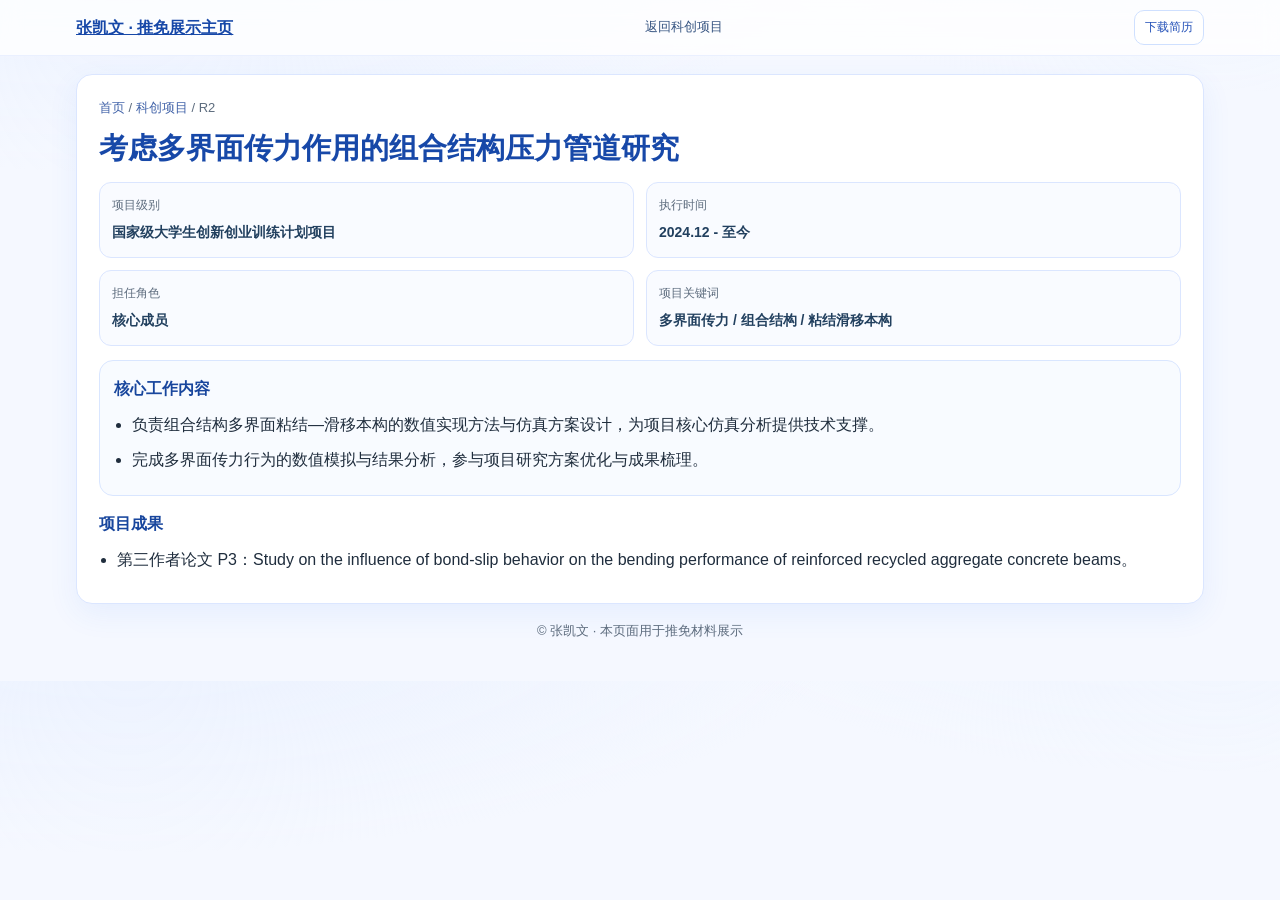
<file: projects/r2.html>
<!DOCTYPE html>
<html lang="zh-CN">
<head>
  <meta charset="UTF-8" />
  <meta name="viewport" content="width=device-width, initial-scale=1.0" />
  <title>R2｜张凯文｜推免展示主页</title>
  <link rel="stylesheet" href="../styles.css" />
</head>
<body>
  <div class="progress-wrap"><div class="progress-bar" id="progressBar"></div></div>
  <header class="nav">
    <div class="nav-inner">
      <a class="brand" href="../index.html">张凯文 · 推免展示主页</a>
      <nav class="nav-links">
        <a href="../index.html#projects">返回科创项目</a>
      </nav>
      <div class="nav-actions">
        <a class="btn-link" href="../resume.pdf" target="_blank" rel="noopener">下载简历</a>
      </div>
    </div>
  </header>

  <main class="container">
    <section class="card reveal">
      <div class="breadcrumbs"><a href="../index.html">首页</a> / <a href="../index.html#projects">科创项目</a> / R2</div>
      <h1 class="page-title">考虑多界面传力作用的组合结构压力管道研究</h1>
      <div class="kv-grid">
        <div class="kv-item"><div class="label">项目级别</div><div class="value">国家级大学生创新创业训练计划项目</div></div>
        <div class="kv-item"><div class="label">执行时间</div><div class="value">2024.12 - 至今</div></div>
        <div class="kv-item"><div class="label">担任角色</div><div class="value">核心成员</div></div>
        <div class="kv-item"><div class="label">项目关键词</div><div class="value">多界面传力 / 组合结构 / 粘结滑移本构</div></div>
      </div>

      <div class="content-block summary-box">
        <h3>核心工作内容</h3>
        <ul>
          <li>负责组合结构多界面粘结—滑移本构的数值实现方法与仿真方案设计，为项目核心仿真分析提供技术支撑。</li>
          <li>完成多界面传力行为的数值模拟与结果分析，参与项目研究方案优化与成果梳理。</li>
        </ul>
      </div>

      <div class="content-block">
        <h3>项目成果</h3>
        <ul>
          <li><a class="entry-link" href="../papers/p3.html">第三作者论文 P3</a>：Study on the influence of bond-slip behavior on the bending performance of reinforced recycled aggregate concrete beams。</li>
        </ul>
      </div>
    </section>

    <div class="footer">© 张凯文 · 本页面用于推免材料展示</div>
  </main>
  <button class="back-top" id="backTop" title="返回顶部">↑</button>
  <script src="../script.js"></script>
</body>
</html>
</file>
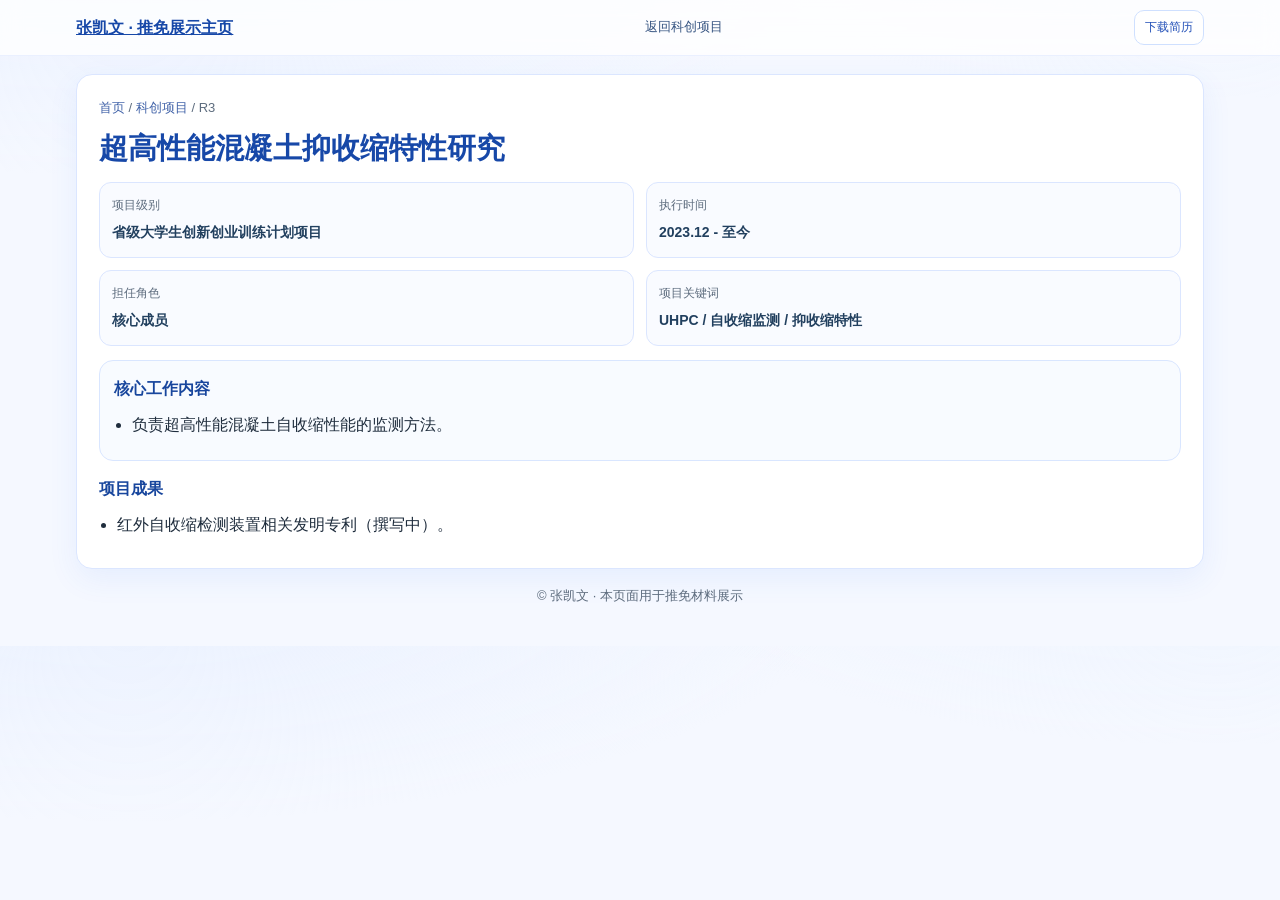
<file: projects/r3.html>
<!DOCTYPE html>
<html lang="zh-CN">
<head>
  <meta charset="UTF-8" />
  <meta name="viewport" content="width=device-width, initial-scale=1.0" />
  <title>R3｜张凯文｜推免展示主页</title>
  <link rel="stylesheet" href="../styles.css" />
</head>
<body>
  <div class="progress-wrap"><div class="progress-bar" id="progressBar"></div></div>
  <header class="nav">
    <div class="nav-inner">
      <a class="brand" href="../index.html">张凯文 · 推免展示主页</a>
      <nav class="nav-links">
        <a href="../index.html#projects">返回科创项目</a>
      </nav>
      <div class="nav-actions">
        <a class="btn-link" href="../resume.pdf" target="_blank" rel="noopener">下载简历</a>
      </div>
    </div>
  </header>

  <main class="container">
    <section class="card reveal">
      <div class="breadcrumbs"><a href="../index.html">首页</a> / <a href="../index.html#projects">科创项目</a> / R3</div>
      <h1 class="page-title">超高性能混凝土抑收缩特性研究</h1>
      <div class="kv-grid">
        <div class="kv-item"><div class="label">项目级别</div><div class="value">省级大学生创新创业训练计划项目</div></div>
        <div class="kv-item"><div class="label">执行时间</div><div class="value">2023.12 - 至今</div></div>
        <div class="kv-item"><div class="label">担任角色</div><div class="value">核心成员</div></div>
        <div class="kv-item"><div class="label">项目关键词</div><div class="value">UHPC / 自收缩监测 / 抑收缩特性</div></div>
      </div>

      <div class="content-block summary-box">
        <h3>核心工作内容</h3>
        <ul>
          <li>负责超高性能混凝土自收缩性能的监测方法。</li>
        </ul>
      </div>

      <div class="content-block">
        <h3>项目成果</h3>
        <ul>
          <li>红外自收缩检测装置相关发明专利（撰写中）。</li>
        </ul>
      </div>
    </section>

    <div class="footer">© 张凯文 · 本页面用于推免材料展示</div>
  </main>
  <button class="back-top" id="backTop" title="返回顶部">↑</button>
  <script src="../script.js"></script>
</body>
</html>
</file>
<file: styles.css>
:root{
  --bg:#f5f8ff;
  --card:#ffffff;
  --text:#1f2d3d;
  --sub:#5d6c7e;
  --primary:#2f6fed;
  --primary-2:#5d8bff;
  --line:#dbe6ff;
  --shadow:0 10px 30px rgba(47,111,237,.08);
  --radius:16px;
}
*{box-sizing:border-box}
html,body{margin:0;padding:0}
html{scroll-behavior:smooth}
body{
  font-family:"PingFang SC","Microsoft YaHei","Noto Sans SC",Arial,sans-serif;
  color:var(--text);
  background:
    radial-gradient(1200px 400px at 10% -10%, #eaf1ff 0%, transparent 60%),
    radial-gradient(1000px 380px at 95% -20%, #edf4ff 0%, transparent 60%),
    var(--bg);
  line-height:1.75;
}
a{color:inherit}
.progress-wrap{
  position:fixed;left:0;top:0;width:100%;height:3px;z-index:9999;
  background:transparent;
}
.progress-bar{
  height:100%;width:0%;
  background:linear-gradient(90deg,var(--primary),var(--primary-2));
  transition:width .08s linear;
}
.nav{
  position:sticky;top:0;z-index:999;
  backdrop-filter:blur(10px);
  background:rgba(255,255,255,.78);
  border-bottom:1px solid #eaf0ff;
}
.nav-inner{
  max-width:1160px;margin:0 auto;padding:10px 16px;
  display:flex;align-items:center;justify-content:space-between;gap:12px;
}
.brand{
  font-weight:700;color:#1748a8;font-size:16px;white-space:nowrap;
}
.nav-links{display:flex;gap:10px;flex-wrap:wrap;align-items:center}
.nav-links a{
  text-decoration:none;color:#355381;font-size:13px;
  padding:5px 10px;border-radius:999px;border:1px solid transparent;
}
.nav-links a:hover,.nav-links a.active{
  border-color:#cfe0ff;background:#f4f8ff;color:#1f4eb0;
}
.nav-actions{display:flex;gap:8px;flex-wrap:wrap}
.btn,.btn-link,.ghost-btn,.ghost-link,.chip-link{
  border:1px solid #cfe0ff;background:#fff;color:#2451b8;
  border-radius:10px;padding:6px 10px;font-size:12px;cursor:pointer;
  text-decoration:none;display:inline-flex;align-items:center;justify-content:center;
}
.btn:hover,.btn-link:hover,.ghost-btn:hover,.ghost-link:hover,.chip-link:hover{background:#f3f7ff}
.container{max-width:1160px;margin:18px auto 30px;padding:0 16px}
.card{
  background:var(--card);
  border:1px solid var(--line);
  border-radius:var(--radius);
  box-shadow:var(--shadow);
  padding:22px;
  margin-bottom:16px;
}
.hero{
  display:grid;grid-template-columns:1fr 150px;gap:20px;align-items:center;
  background:linear-gradient(130deg, rgba(47,111,237,.05), rgba(47,111,237,0) 38%), #fff;
}
.name{margin:0;font-size:36px;line-height:1.2;color:#1748a8}
.subtitle{margin:8px 0 16px;color:var(--sub);font-size:15px}
.academic定位{display:block}
.positioning{
  margin:0 0 16px;padding:10px 14px;border-radius:12px;
  background:#f7faff;border:1px solid #deebff;color:#26456d;font-size:14px;
}
.chips{display:flex;gap:8px;flex-wrap:wrap;margin:0 0 8px}
.chip{
  border:1px solid #cfe0ff;background:#eef4ff;color:#1e40af;
  border-radius:999px;padding:4px 10px;font-size:13px;
}
.photo{
  width:136px;height:178px;object-fit:cover;
  border-radius:14px;border:1px solid var(--line);justify-self:end;
  box-shadow:0 6px 16px rgba(47,111,237,.15);
  background:#f3f7ff;
}
.stats{display:grid;grid-template-columns:repeat(4,1fr);gap:10px;margin-top:10px}
.stat{
  border:1px solid var(--line);background:#f9fbff;
  border-radius:12px;text-align:center;padding:12px 8px;
}
.stat b{display:block;color:var(--primary);font-size:21px;line-height:1.2;margin-bottom:3px}
.stat span{font-size:12px;color:var(--sub)}
h2{
  margin:0 0 12px;font-size:18px;color:#153f92;
  display:flex;align-items:center;gap:8px;
}
h2::before{content:"";width:4px;height:18px;border-radius:2px;background:var(--primary)}
.section-lead{margin:-2px 0 14px;color:var(--sub);font-size:14px}
.timeline{position:relative;padding-left:18px}
.timeline::before{content:"";position:absolute;left:5px;top:2px;bottom:4px;width:2px;background:#dce8ff}
.t-item{position:relative;margin-bottom:16px}
.t-item:last-child{margin-bottom:0}
.t-item::before{
  content:"";position:absolute;left:-15px;top:7px;width:10px;height:10px;border-radius:50%;
  background:#fff;border:2px solid var(--primary);
}
.head{display:flex;justify-content:space-between;gap:12px;flex-wrap:wrap;font-weight:600}
.meta{font-size:13px;color:var(--sub)}
.desc{margin-top:4px;font-size:14px;color:#2a3f58}
.edu-actions{margin-top:10px;display:flex;gap:8px;flex-wrap:wrap}
a.entry-link{
  color:inherit;text-decoration:none;border-bottom:1px solid transparent;transition:.2s;
}
a.entry-link:hover{color:var(--primary);border-bottom-color:#9ab8ff}
a.entry-link.ext::after{content:" ↗";font-size:12px;color:#7aa2ff}
.grid-2{display:grid;grid-template-columns:1fr 1fr;gap:16px}
.grid-3{display:grid;grid-template-columns:repeat(3,1fr);gap:14px}
.paper-grid,.project-grid{display:grid;grid-template-columns:1fr 1fr;gap:12px}
.paper-card,.project-card,.mini-card{
  border:1px solid var(--line);border-radius:12px;padding:14px;
  background:#fcfdff;text-decoration:none;color:inherit;display:block;
  transition:.2s;
}
.paper-card:hover,.project-card:hover,.mini-card:hover{
  transform:translateY(-2px);box-shadow:0 10px 20px rgba(47,111,237,.08);border-color:#bfd4ff;
}
.paper-card .title,.project-card .title,.mini-card .title{
  margin:0 0 8px;font-size:15px;line-height:1.6;color:#223a5f;font-weight:600;
}
.paper-card .meta-row,.project-card .meta-row,.mini-card .meta-row,
.badges{display:flex;gap:8px;flex-wrap:wrap;margin-top:8px}
.badge{
  font-size:12px;padding:2px 8px;border-radius:999px;
  background:#eaf1ff;border:1px solid #cfe0ff;color:#1e40af;
}
.list-clean{margin:8px 0 0 18px;padding:0}
.list-clean li{margin:7px 0}
.footer{text-align:center;color:var(--sub);font-size:13px;margin-top:8px;padding-bottom:8px}
.img-modal{
  position:fixed;inset:0;display:none;align-items:center;justify-content:center;
  background:rgba(10,22,45,.72);z-index:99999;padding:20px;
}
.img-modal.show{display:flex}
.img-modal img{max-width:min(96vw,1000px);max-height:90vh;border-radius:10px;border:1px solid #cfe0ff;background:#fff}
.img-modal .close{
  position:fixed;top:18px;right:22px;width:34px;height:34px;border-radius:50%;border:none;cursor:pointer;
  background:#fff;color:#234bb3;font-size:22px;line-height:1;
}
.back-top{
  position:fixed;right:20px;bottom:20px;z-index:999;
  width:40px;height:40px;border:none;border-radius:50%;cursor:pointer;
  background:#2f6fed;color:#fff;box-shadow:0 8px 18px rgba(47,111,237,.35);display:none;
}
.back-top.show{display:block}
.reveal{opacity:0;transform:translateY(14px);transition:.5s ease}
.reveal.show{opacity:1;transform:none}
.page-hero{
  display:flex;justify-content:space-between;gap:16px;align-items:flex-start;flex-wrap:wrap;
}
.breadcrumbs{font-size:13px;color:var(--sub);margin-bottom:8px}
.breadcrumbs a{text-decoration:none;color:#4062a8}
.page-title{margin:0;font-size:29px;line-height:1.4;color:#1748a8}
.page-subtitle{margin:10px 0 0;color:var(--sub);font-size:14px}
.kv-grid{display:grid;grid-template-columns:repeat(2,1fr);gap:12px;margin-top:14px}
.kv-item{border:1px solid var(--line);border-radius:12px;background:#f9fbff;padding:12px}
.kv-item .label{font-size:12px;color:var(--sub);margin-bottom:5px}
.kv-item .value{font-size:14px;color:#22405f;font-weight:600;line-height:1.7}
.content-block{margin-top:14px}
.content-block h3{margin:0 0 8px;font-size:16px;color:#18469d}
.content-block p{margin:0 0 10px;font-size:14px;color:#2a3f58}
.content-block ul{margin:8px 0 0 18px;padding:0}
.content-block li{margin:7px 0}
.summary-box{
  border:1px solid #d9e6ff;background:#f8fbff;border-radius:14px;padding:14px;
}
details.expand-card{
  border:1px solid var(--line);background:#fcfdff;border-radius:12px;padding:12px;margin-top:14px;
}
details.expand-card summary{cursor:pointer;font-weight:600;color:#1f4eb0;list-style:none}
details.expand-card summary::-webkit-details-marker{display:none}
details.expand-card summary::after{content:"展开";float:right;color:#7b93c9;font-weight:500}
details.expand-card[open] summary::after{content:"收起"}
.note{font-size:13px;color:var(--sub)}
@media (max-width:920px){
  .hero{grid-template-columns:1fr}
  .photo{justify-self:start}
  .stats{grid-template-columns:repeat(2,1fr)}
  .grid-2,.grid-3,.paper-grid,.project-grid,.kv-grid{grid-template-columns:1fr}
  .nav-links{display:none}
}
</file>
